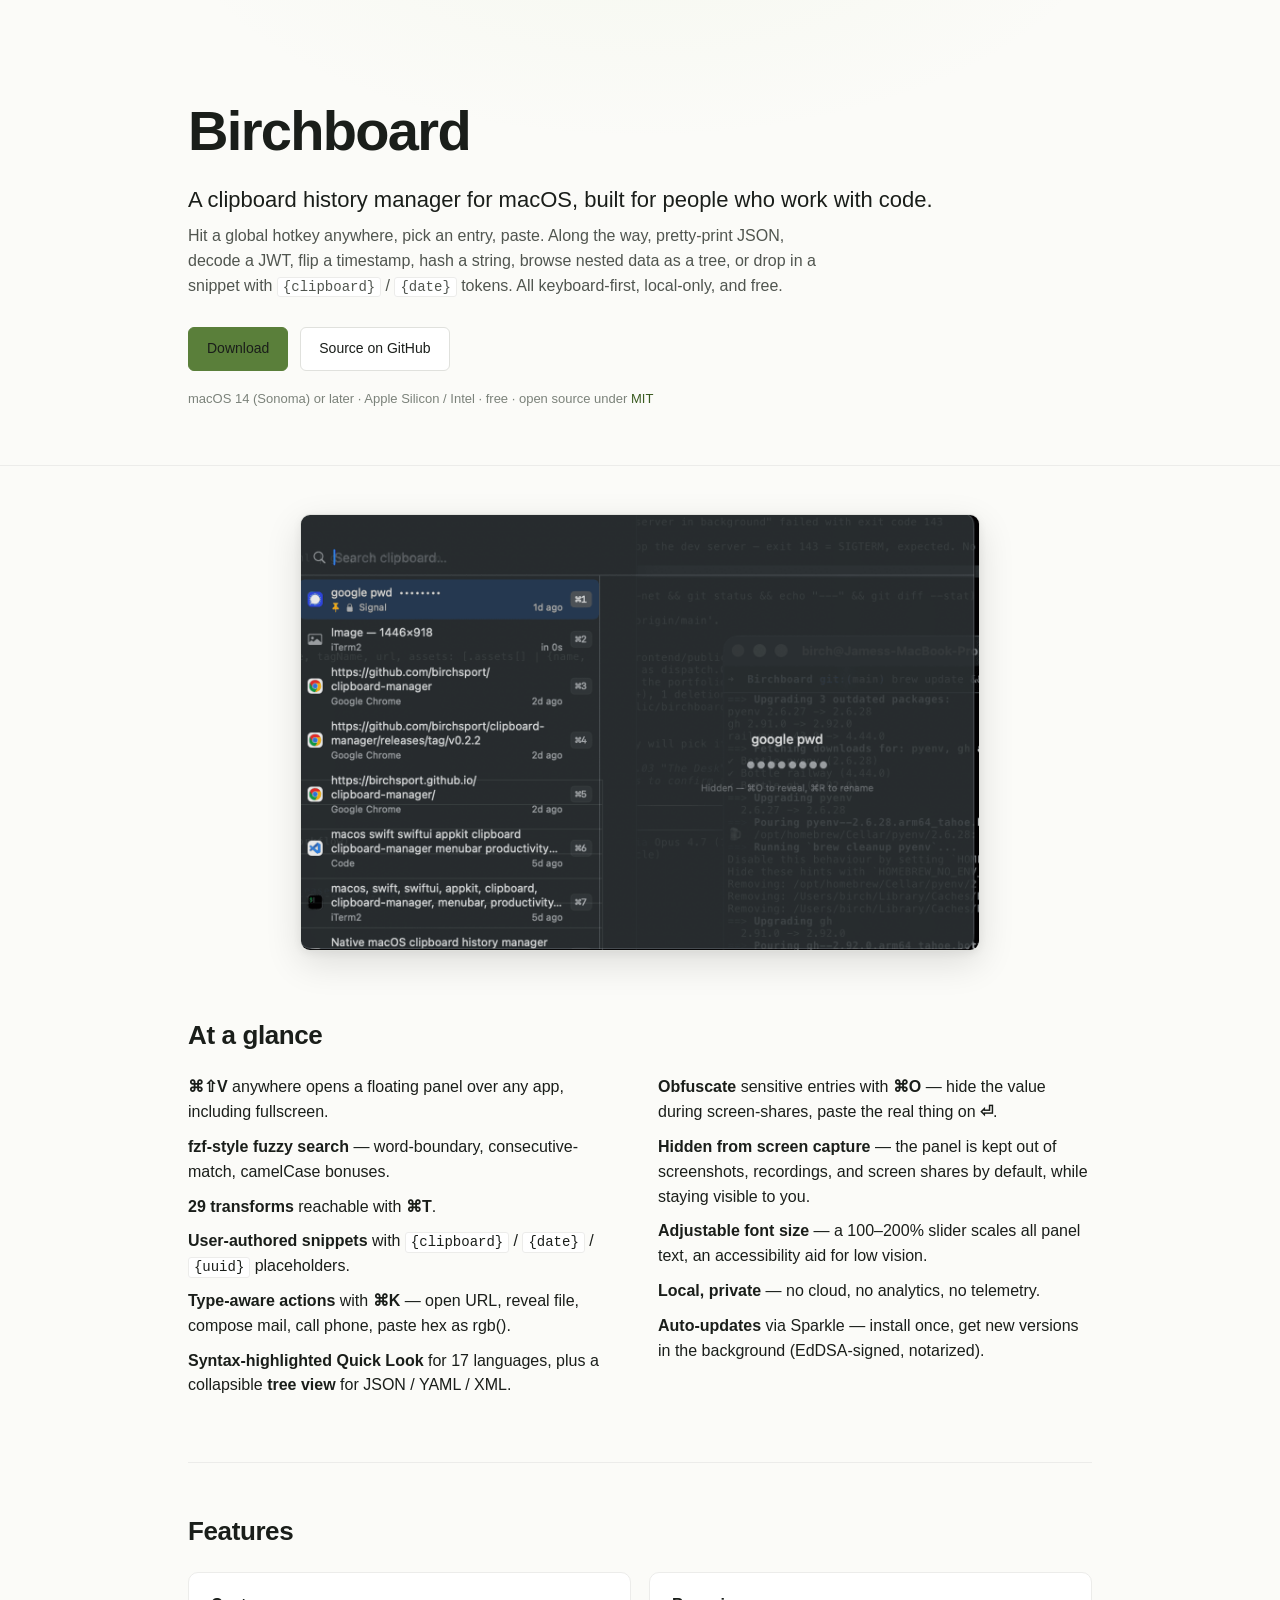
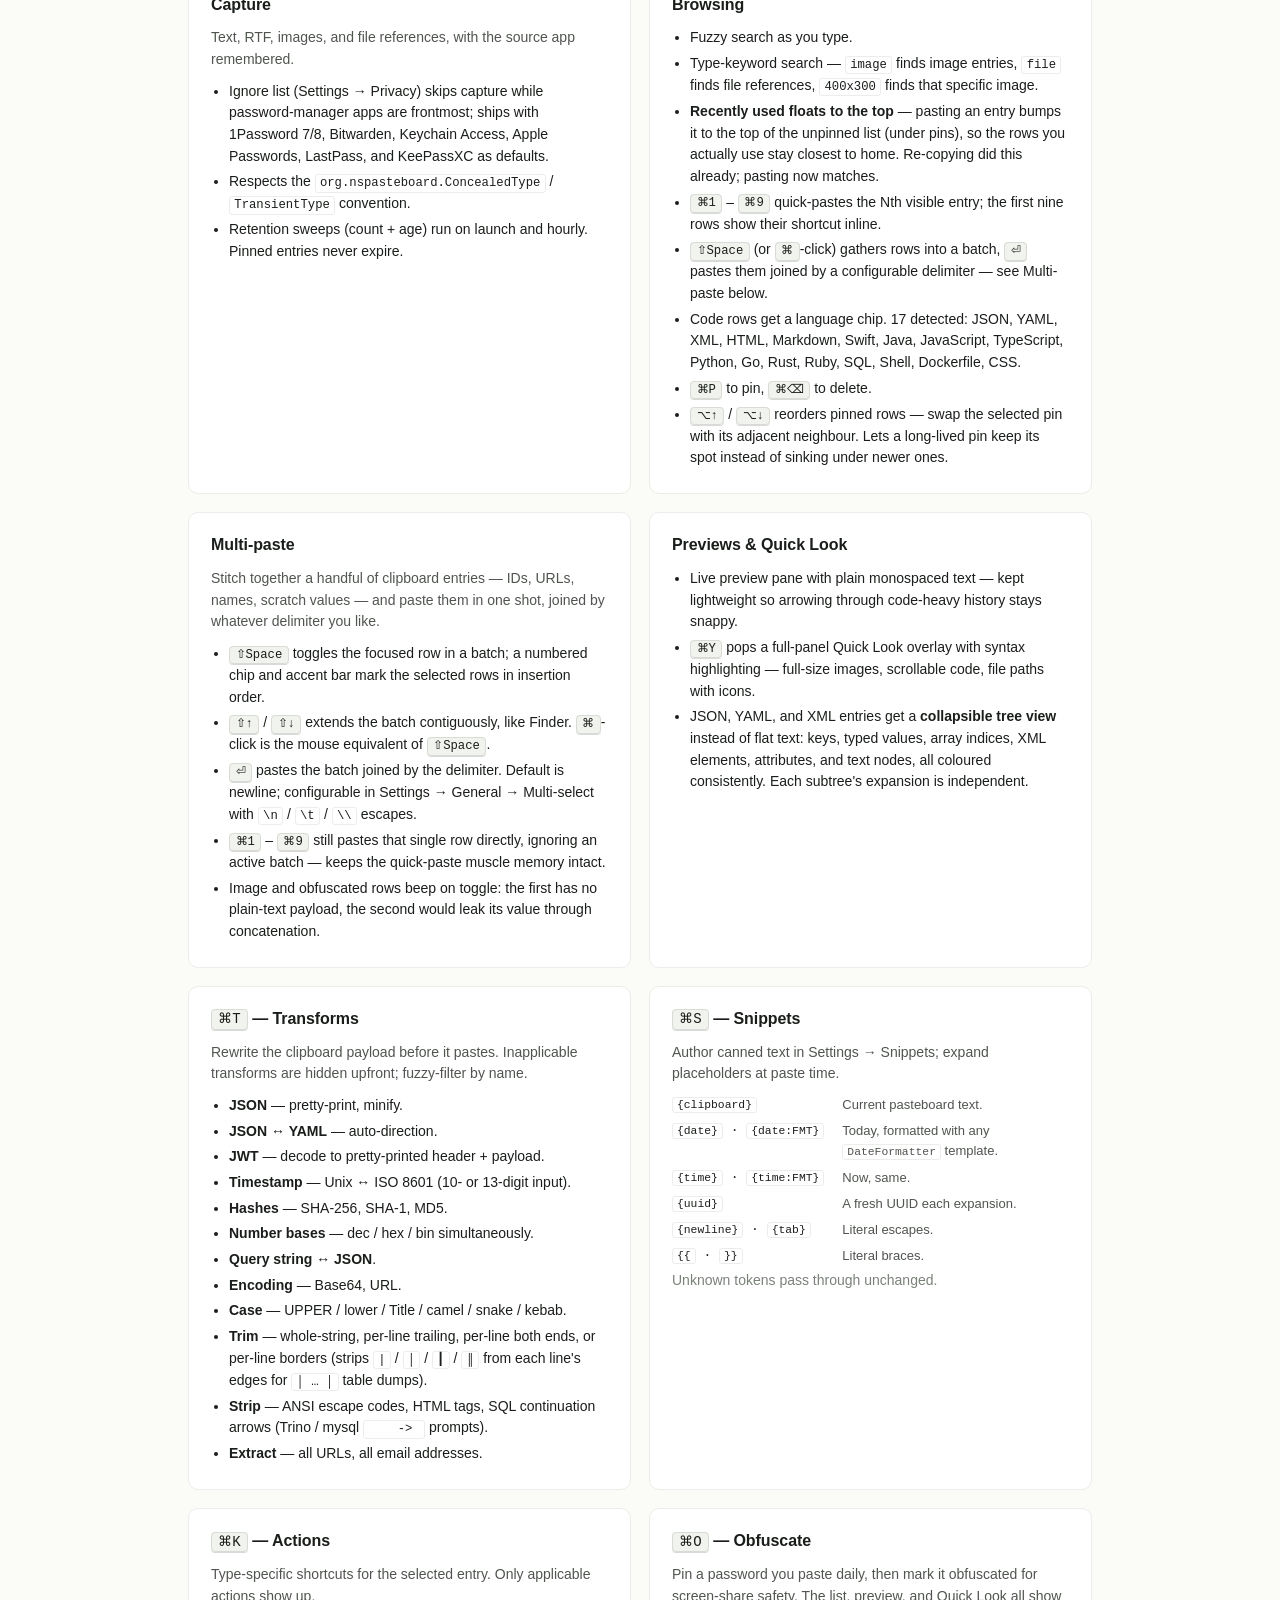
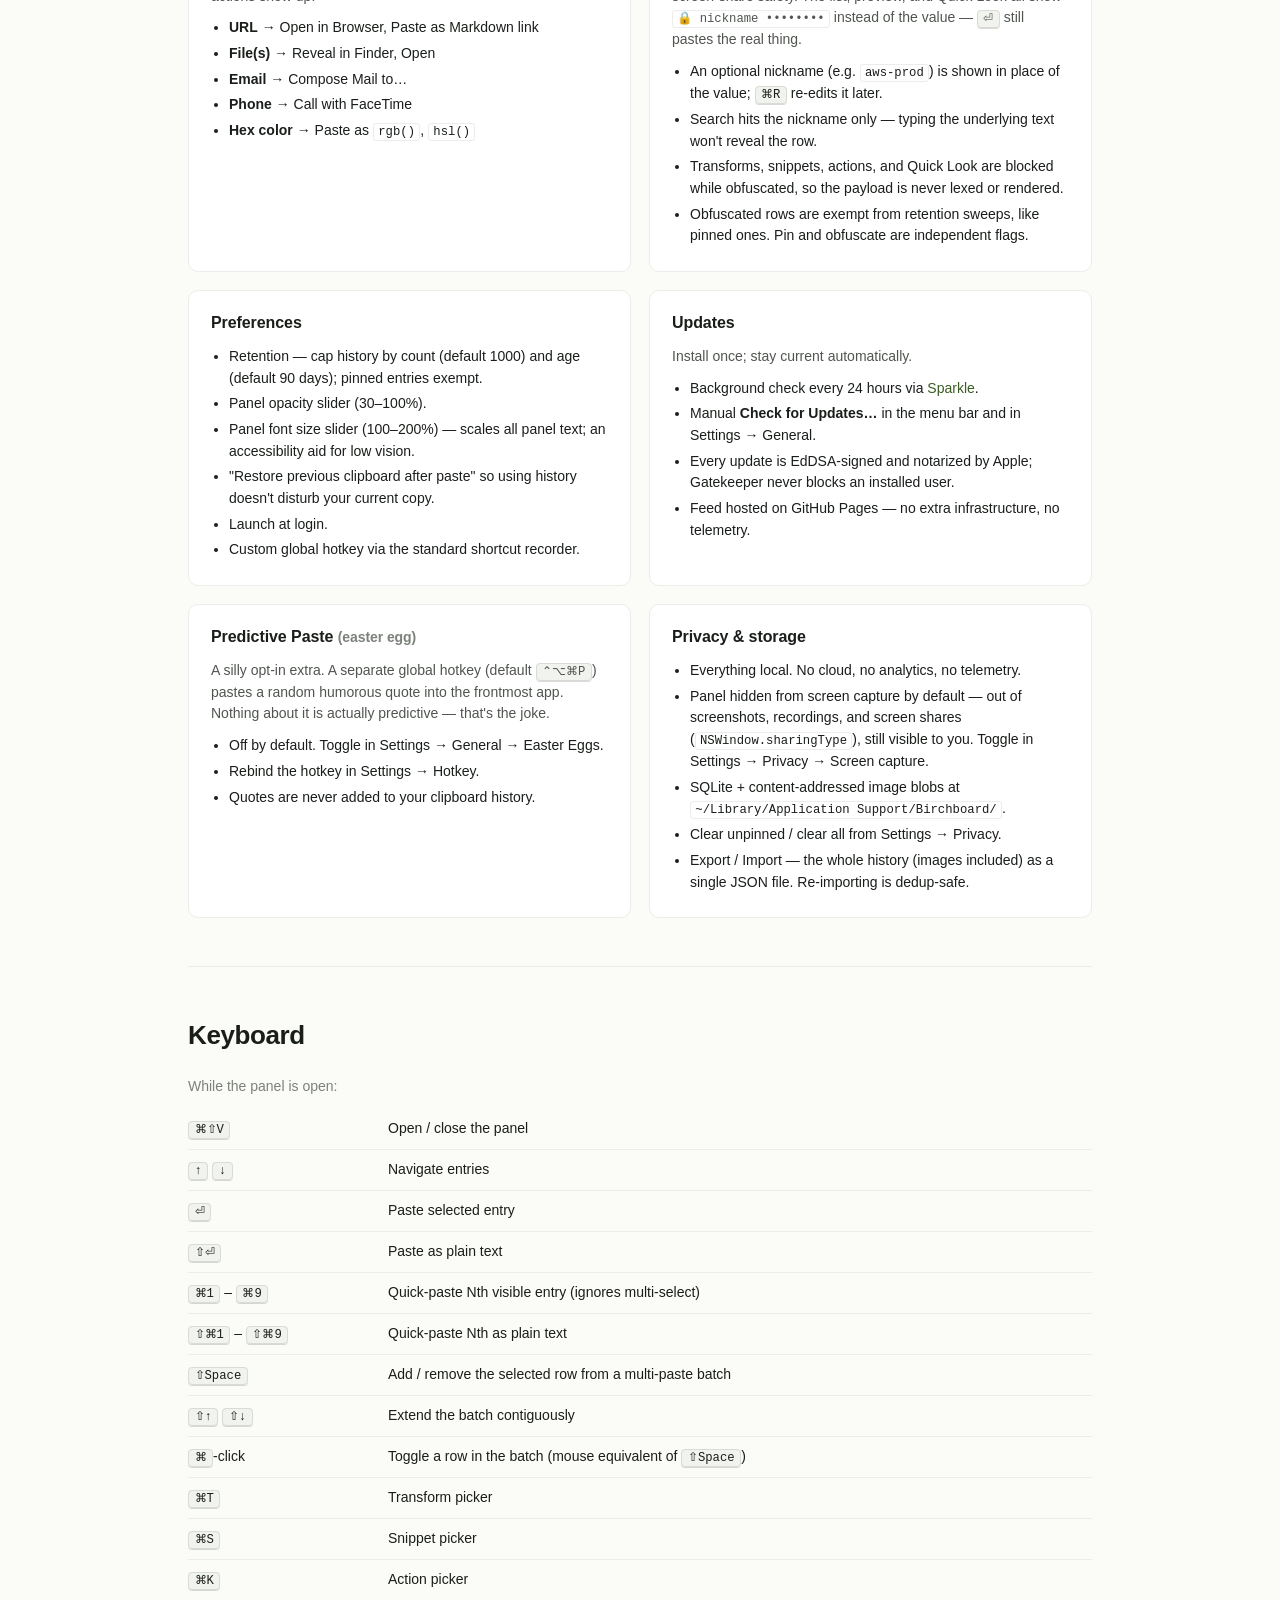
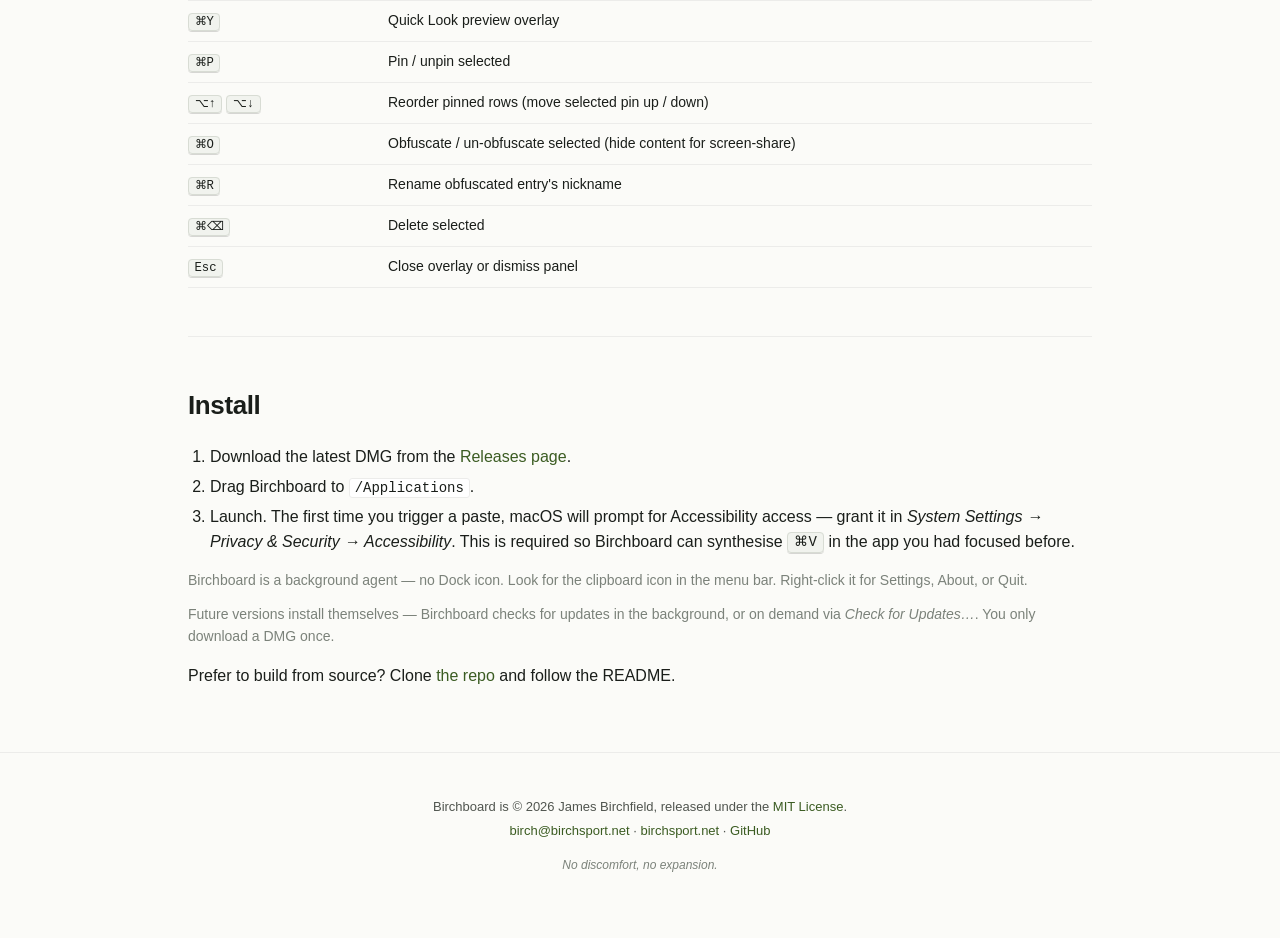
<file: docs/index.html>
<!DOCTYPE html>
<html lang="en">
<head>
  <meta charset="UTF-8" />
  <meta name="viewport" content="width=device-width, initial-scale=1.0" />
  <title>Birchboard — a macOS clipboard manager for people who code</title>
  <meta
    name="description"
    content="Birchboard is a native macOS clipboard history manager. Fuzzy search, 29 transforms (JSON / YAML / JWT / hashes / timestamps / …), user-authored snippets with placeholders, type-aware actions, syntax-highlighted previews, and a tree view for structured data. Free and open source under MIT."
  />
  <meta property="og:title" content="Birchboard" />
  <meta
    property="og:description"
    content="A native macOS clipboard manager for people who work with code."
  />
  <meta name="theme-color" content="#0f1310" />
  <link rel="stylesheet" href="assets/style.css" />
</head>
<body>

<header class="hero">
  <div class="container">
    <h1 class="wordmark">Birchboard</h1>
    <p class="tagline">A clipboard history manager for macOS, built for people who work with code.</p>
    <p class="lede">
      Hit a global hotkey anywhere, pick an entry, paste. Along the way, pretty-print
      JSON, decode a JWT, flip a timestamp, hash a string, browse nested data as a tree,
      or drop in a snippet with <code>{clipboard}</code> / <code>{date}</code> tokens.
      All keyboard-first, local-only, and free.
    </p>
    <div class="cta">
      <a class="btn primary" href="https://github.com/birchsport/clipboard-manager/releases" rel="noopener">Download</a>
      <a class="btn" href="https://github.com/birchsport/clipboard-manager" rel="noopener">Source on GitHub</a>
    </div>
    <p class="meta">
      macOS 14 (Sonoma) or later &middot; Apple Silicon / Intel &middot; free &middot;
      open source under <a href="https://github.com/birchsport/clipboard-manager/blob/main/LICENSE" rel="noopener">MIT</a>
    </p>
  </div>
</header>

<main class="container">

  <figure class="screenshot">
    <img
      src="assets/preview.png"
      alt="Birchboard panel showing a searchable clipboard history with syntax-highlighted code entries and a right-hand preview pane."
      width="1438"
      height="924"
      loading="lazy"
    />
  </figure>

  <!-- Quick hits ------------------------------------------------------ -->
  <section>
    <h2>At a glance</h2>
    <ul class="highlights">
      <li><strong>⌘⇧V</strong> anywhere opens a floating panel over any app, including fullscreen.</li>
      <li><strong>fzf-style fuzzy search</strong> — word-boundary, consecutive-match, camelCase bonuses.</li>
      <li><strong>29 transforms</strong> reachable with <strong>⌘T</strong>.</li>
      <li><strong>User-authored snippets</strong> with <code>{clipboard}</code> / <code>{date}</code> / <code>{uuid}</code> placeholders.</li>
      <li><strong>Type-aware actions</strong> with <strong>⌘K</strong> — open URL, reveal file, compose mail, call phone, paste hex as rgb().</li>
      <li><strong>Syntax-highlighted Quick Look</strong> for 17 languages, plus a collapsible <strong>tree view</strong> for JSON / YAML / XML.</li>
      <li><strong>Obfuscate</strong> sensitive entries with <strong>⌘O</strong> — hide the value during screen-shares, paste the real thing on <strong>⏎</strong>.</li>
      <li><strong>Hidden from screen capture</strong> — the panel is kept out of screenshots, recordings, and screen shares by default, while staying visible to you.</li>
      <li><strong>Adjustable font size</strong> — a 100–200% slider scales all panel text, an accessibility aid for low vision.</li>
      <li><strong>Local, private</strong> — no cloud, no analytics, no telemetry.</li>
      <li><strong>Auto-updates</strong> via Sparkle — install once, get new versions in the background (EdDSA-signed, notarized).</li>
    </ul>
  </section>

  <!-- Features -------------------------------------------------------- -->
  <section>
    <h2>Features</h2>

    <div class="feature-grid">

      <article class="feature">
        <h3>Capture</h3>
        <p>Text, RTF, images, and file references, with the source app remembered.</p>
        <ul>
          <li>Ignore list (Settings → Privacy) skips capture while password-manager apps are frontmost; ships with 1Password 7/8, Bitwarden, Keychain Access, Apple Passwords, LastPass, and KeePassXC as defaults.</li>
          <li>Respects the <code>org.nspasteboard.ConcealedType</code> / <code>TransientType</code> convention.</li>
          <li>Retention sweeps (count + age) run on launch and hourly. Pinned entries never expire.</li>
        </ul>
      </article>

      <article class="feature">
        <h3>Browsing</h3>
        <ul>
          <li>Fuzzy search as you type.</li>
          <li>Type-keyword search — <code>image</code> finds image entries, <code>file</code> finds file references, <code>400x300</code> finds that specific image.</li>
          <li><strong>Recently used floats to the top</strong> — pasting an entry bumps it to the top of the unpinned list (under pins), so the rows you actually use stay closest to home. Re-copying did this already; pasting now matches.</li>
          <li><kbd>⌘1</kbd> – <kbd>⌘9</kbd> quick-pastes the Nth visible entry; the first nine rows show their shortcut inline.</li>
          <li><kbd>⇧Space</kbd> (or <kbd>⌘</kbd>-click) gathers rows into a batch, <kbd>⏎</kbd> pastes them joined by a configurable delimiter — see Multi-paste below.</li>
          <li>Code rows get a language chip. 17 detected: JSON, YAML, XML, HTML, Markdown, Swift, Java, JavaScript, TypeScript, Python, Go, Rust, Ruby, SQL, Shell, Dockerfile, CSS.</li>
          <li><kbd>⌘P</kbd> to pin, <kbd>⌘⌫</kbd> to delete.</li>
          <li><kbd>⌥↑</kbd> / <kbd>⌥↓</kbd> reorders pinned rows — swap the selected pin with its adjacent neighbour. Lets a long-lived pin keep its spot instead of sinking under newer ones.</li>
        </ul>
      </article>

      <article class="feature">
        <h3>Multi-paste</h3>
        <p>Stitch together a handful of clipboard entries — IDs, URLs, names, scratch values — and paste them in one shot, joined by whatever delimiter you like.</p>
        <ul>
          <li><kbd>⇧Space</kbd> toggles the focused row in a batch; a numbered chip and accent bar mark the selected rows in insertion order.</li>
          <li><kbd>⇧↑</kbd> / <kbd>⇧↓</kbd> extends the batch contiguously, like Finder. <kbd>⌘</kbd>-click is the mouse equivalent of <kbd>⇧Space</kbd>.</li>
          <li><kbd>⏎</kbd> pastes the batch joined by the delimiter. Default is newline; configurable in Settings → General → Multi-select with <code>\n</code> / <code>\t</code> / <code>\\</code> escapes.</li>
          <li><kbd>⌘1</kbd> – <kbd>⌘9</kbd> still pastes that single row directly, ignoring an active batch — keeps the quick-paste muscle memory intact.</li>
          <li>Image and obfuscated rows beep on toggle: the first has no plain-text payload, the second would leak its value through concatenation.</li>
        </ul>
      </article>

      <article class="feature">
        <h3>Previews &amp; Quick Look</h3>
        <ul>
          <li>Live preview pane with plain monospaced text — kept lightweight so arrowing through code-heavy history stays snappy.</li>
          <li><kbd>⌘Y</kbd> pops a full-panel Quick Look overlay with syntax highlighting — full-size images, scrollable code, file paths with icons.</li>
          <li>JSON, YAML, and XML entries get a <strong>collapsible tree view</strong> instead of flat text: keys, typed values, array indices, XML elements, attributes, and text nodes, all coloured consistently. Each subtree's expansion is independent.</li>
        </ul>
      </article>

      <article class="feature">
        <h3><kbd>⌘T</kbd> &mdash; Transforms</h3>
        <p>Rewrite the clipboard payload before it pastes. Inapplicable transforms are hidden upfront; fuzzy-filter by name.</p>
        <ul>
          <li><strong>JSON</strong> &mdash; pretty-print, minify.</li>
          <li><strong>JSON ↔ YAML</strong> &mdash; auto-direction.</li>
          <li><strong>JWT</strong> &mdash; decode to pretty-printed header + payload.</li>
          <li><strong>Timestamp</strong> &mdash; Unix ↔ ISO 8601 (10- or 13-digit input).</li>
          <li><strong>Hashes</strong> &mdash; SHA-256, SHA-1, MD5.</li>
          <li><strong>Number bases</strong> &mdash; dec / hex / bin simultaneously.</li>
          <li><strong>Query string ↔ JSON</strong>.</li>
          <li><strong>Encoding</strong> &mdash; Base64, URL.</li>
          <li><strong>Case</strong> &mdash; UPPER / lower / Title / camel / snake / kebab.</li>
          <li><strong>Trim</strong> &mdash; whole-string, per-line trailing, per-line both ends, or per-line borders (strips <code>|</code> / <code>│</code> / <code>┃</code> / <code>║</code> from each line's edges for <code>│&nbsp;…&nbsp;│</code> table dumps).</li>
          <li><strong>Strip</strong> &mdash; ANSI escape codes, HTML tags, SQL continuation arrows (Trino / mysql <code>&nbsp;&nbsp;&nbsp;&nbsp;-&gt;&nbsp;</code> prompts).</li>
          <li><strong>Extract</strong> &mdash; all URLs, all email addresses.</li>
        </ul>
      </article>

      <article class="feature">
        <h3><kbd>⌘S</kbd> &mdash; Snippets</h3>
        <p>Author canned text in Settings → Snippets; expand placeholders at paste time.</p>
        <dl class="placeholders">
          <dt><code>{clipboard}</code></dt> <dd>Current pasteboard text.</dd>
          <dt><code>{date}</code> &middot; <code>{date:FMT}</code></dt> <dd>Today, formatted with any <code>DateFormatter</code> template.</dd>
          <dt><code>{time}</code> &middot; <code>{time:FMT}</code></dt> <dd>Now, same.</dd>
          <dt><code>{uuid}</code></dt> <dd>A fresh UUID each expansion.</dd>
          <dt><code>{newline}</code> &middot; <code>{tab}</code></dt> <dd>Literal escapes.</dd>
          <dt><code>{{</code> &middot; <code>}}</code></dt> <dd>Literal braces.</dd>
        </dl>
        <p class="subtle">Unknown tokens pass through unchanged.</p>
      </article>

      <article class="feature">
        <h3><kbd>⌘K</kbd> &mdash; Actions</h3>
        <p>Type-specific shortcuts for the selected entry. Only applicable actions show up.</p>
        <ul>
          <li><strong>URL</strong> &rarr; Open in Browser, Paste as Markdown link</li>
          <li><strong>File(s)</strong> &rarr; Reveal in Finder, Open</li>
          <li><strong>Email</strong> &rarr; Compose Mail to…</li>
          <li><strong>Phone</strong> &rarr; Call with FaceTime</li>
          <li><strong>Hex color</strong> &rarr; Paste as <code>rgb()</code>, <code>hsl()</code></li>
        </ul>
      </article>

      <article class="feature">
        <h3><kbd>⌘O</kbd> &mdash; Obfuscate</h3>
        <p>Pin a password you paste daily, then mark it obfuscated for screen-share safety. The list, preview, and Quick Look all show <code>🔒 nickname  ••••••••</code> instead of the value &mdash; <kbd>⏎</kbd> still pastes the real thing.</p>
        <ul>
          <li>An optional nickname (e.g. <code>aws-prod</code>) is shown in place of the value; <kbd>⌘R</kbd> re-edits it later.</li>
          <li>Search hits the nickname only &mdash; typing the underlying text won't reveal the row.</li>
          <li>Transforms, snippets, actions, and Quick Look are blocked while obfuscated, so the payload is never lexed or rendered.</li>
          <li>Obfuscated rows are exempt from retention sweeps, like pinned ones. Pin and obfuscate are independent flags.</li>
        </ul>
      </article>

      <article class="feature">
        <h3>Preferences</h3>
        <ul>
          <li>Retention — cap history by count (default 1000) and age (default 90 days); pinned entries exempt.</li>
          <li>Panel opacity slider (30–100%).</li>
          <li>Panel font size slider (100–200%) — scales all panel text; an accessibility aid for low vision.</li>
          <li>"Restore previous clipboard after paste" so using history doesn't disturb your current copy.</li>
          <li>Launch at login.</li>
          <li>Custom global hotkey via the standard shortcut recorder.</li>
        </ul>
      </article>

      <article class="feature">
        <h3>Updates</h3>
        <p>Install once; stay current automatically.</p>
        <ul>
          <li>Background check every 24 hours via <a href="https://sparkle-project.org" rel="noopener">Sparkle</a>.</li>
          <li>Manual <strong>Check for Updates…</strong> in the menu bar and in Settings → General.</li>
          <li>Every update is EdDSA-signed and notarized by Apple; Gatekeeper never blocks an installed user.</li>
          <li>Feed hosted on GitHub Pages — no extra infrastructure, no telemetry.</li>
        </ul>
      </article>

      <article class="feature">
        <h3>Predictive Paste <span class="subtle">(easter egg)</span></h3>
        <p>A silly opt-in extra. A separate global hotkey (default <kbd>⌃⌥⌘P</kbd>) pastes a random humorous quote into the frontmost app. Nothing about it is actually predictive — that's the joke.</p>
        <ul>
          <li>Off by default. Toggle in Settings → General → Easter Eggs.</li>
          <li>Rebind the hotkey in Settings → Hotkey.</li>
          <li>Quotes are never added to your clipboard history.</li>
        </ul>
      </article>

      <article class="feature">
        <h3>Privacy &amp; storage</h3>
        <ul>
          <li>Everything local. No cloud, no analytics, no telemetry.</li>
          <li>Panel hidden from screen capture by default — out of screenshots, recordings, and screen shares (<code>NSWindow.sharingType</code>), still visible to you. Toggle in Settings → Privacy → Screen capture.</li>
          <li>SQLite + content-addressed image blobs at <code>~/Library/Application Support/Birchboard/</code>.</li>
          <li>Clear unpinned / clear all from Settings → Privacy.</li>
          <li>Export / Import — the whole history (images included) as a single JSON file. Re-importing is dedup-safe.</li>
        </ul>
      </article>

    </div>
  </section>

  <!-- Keyboard cheat sheet ------------------------------------------- -->
  <section>
    <h2>Keyboard</h2>
    <p class="subtle">While the panel is open:</p>
    <table class="shortcuts">
      <tbody>
        <tr><td><kbd>⌘⇧V</kbd></td><td>Open / close the panel</td></tr>
        <tr><td><kbd>↑</kbd> <kbd>↓</kbd></td><td>Navigate entries</td></tr>
        <tr><td><kbd>⏎</kbd></td><td>Paste selected entry</td></tr>
        <tr><td><kbd>⇧⏎</kbd></td><td>Paste as plain text</td></tr>
        <tr><td><kbd>⌘1</kbd> – <kbd>⌘9</kbd></td><td>Quick-paste Nth visible entry (ignores multi-select)</td></tr>
        <tr><td><kbd>⇧⌘1</kbd> – <kbd>⇧⌘9</kbd></td><td>Quick-paste Nth as plain text</td></tr>
        <tr><td><kbd>⇧Space</kbd></td><td>Add / remove the selected row from a multi-paste batch</td></tr>
        <tr><td><kbd>⇧↑</kbd> <kbd>⇧↓</kbd></td><td>Extend the batch contiguously</td></tr>
        <tr><td><kbd>⌘</kbd>-click</td><td>Toggle a row in the batch (mouse equivalent of <kbd>⇧Space</kbd>)</td></tr>
        <tr><td><kbd>⌘T</kbd></td><td>Transform picker</td></tr>
        <tr><td><kbd>⌘S</kbd></td><td>Snippet picker</td></tr>
        <tr><td><kbd>⌘K</kbd></td><td>Action picker</td></tr>
        <tr><td><kbd>⌘Y</kbd></td><td>Quick Look preview overlay</td></tr>
        <tr><td><kbd>⌘P</kbd></td><td>Pin / unpin selected</td></tr>
        <tr><td><kbd>⌥↑</kbd> <kbd>⌥↓</kbd></td><td>Reorder pinned rows (move selected pin up / down)</td></tr>
        <tr><td><kbd>⌘O</kbd></td><td>Obfuscate / un-obfuscate selected (hide content for screen-share)</td></tr>
        <tr><td><kbd>⌘R</kbd></td><td>Rename obfuscated entry's nickname</td></tr>
        <tr><td><kbd>⌘⌫</kbd></td><td>Delete selected</td></tr>
        <tr><td><kbd>Esc</kbd></td><td>Close overlay or dismiss panel</td></tr>
      </tbody>
    </table>
  </section>

  <!-- Install --------------------------------------------------------- -->
  <section>
    <h2>Install</h2>
    <ol>
      <li>Download the latest DMG from the <a href="https://github.com/birchsport/clipboard-manager/releases" rel="noopener">Releases page</a>.</li>
      <li>Drag Birchboard to <code>/Applications</code>.</li>
      <li>Launch. The first time you trigger a paste, macOS will prompt for Accessibility access — grant it in <em>System Settings → Privacy &amp; Security → Accessibility</em>. This is required so Birchboard can synthesise <kbd>⌘V</kbd> in the app you had focused before.</li>
    </ol>
    <p class="subtle">
      Birchboard is a background agent — no Dock icon. Look for the clipboard
      icon in the menu bar. Right-click it for Settings, About, or Quit.
    </p>
    <p class="subtle">
      Future versions install themselves — Birchboard checks for updates in
      the background, or on demand via <em>Check for Updates…</em>. You only
      download a DMG once.
    </p>
    <p>
      Prefer to build from source? Clone
      <a href="https://github.com/birchsport/clipboard-manager" rel="noopener">the repo</a>
      and follow the README.
    </p>
  </section>

</main>

<footer>
  <div class="container">
    <p>
      Birchboard is © 2026 James Birchfield, released under the
      <a href="https://github.com/birchsport/clipboard-manager/blob/main/LICENSE" rel="noopener">MIT License</a>.
    </p>
    <p>
      <a href="mailto:birch@birchsport.net">birch@birchsport.net</a>
      &middot;
      <a href="https://birchsport.net" rel="noopener">birchsport.net</a>
      &middot;
      <a href="https://github.com/birchsport/clipboard-manager" rel="noopener">GitHub</a>
    </p>
    <p class="tagline-small"><em>No discomfort, no expansion.</em></p>
  </div>
</footer>

</body>
</html>
</file>
<file: docs/assets/style.css>
/* Birchboard site — minimal dark-first theme with a light-mode pass. */

:root {
    --bg:            #0f1310;
    --bg-panel:      #161b17;
    --bg-card:       #1a211c;
    --border:        #272d28;
    --border-soft:   #20251f;

    --text:          #e8ece7;
    --text-muted:    #a2a9a0;
    --text-subtle:   #7b827a;
    --text-tertiary: #5f6660;

    --accent:        #b4d388;   /* pale birch-leaf green */
    --accent-dim:    #8aa964;
    --kbd-bg:        #22281f;
    --kbd-border:    #323a2e;

    --link:          #cfe5a8;

    --font-sans:     -apple-system, BlinkMacSystemFont, "Segoe UI", "Helvetica Neue", Arial, sans-serif;
    --font-mono:     ui-monospace, SFMono-Regular, "SF Mono", Menlo, Consolas, "Liberation Mono", monospace;
}

@media (prefers-color-scheme: light) {
    :root {
        --bg:            #fbfbf8;
        --bg-panel:      #ffffff;
        --bg-card:       #ffffff;
        --border:        #e0e1dd;
        --border-soft:   #ececea;

        --text:          #1a1e1a;
        --text-muted:    #50554f;
        --text-subtle:   #7b827a;
        --text-tertiary: #9da49d;

        --accent:        #5a7f3a;
        --accent-dim:    #7a9f5a;
        --kbd-bg:        #f1f3ee;
        --kbd-border:    #d8dcd4;

        --link:          #3b5c22;
    }
}

* { box-sizing: border-box; }

html {
    scroll-behavior: smooth;
}

body {
    margin: 0;
    background: var(--bg);
    color: var(--text);
    font-family: var(--font-sans);
    font-size: 16px;
    line-height: 1.55;
    -webkit-font-smoothing: antialiased;
}

a {
    color: var(--link);
    text-decoration: none;
    border-bottom: 1px solid transparent;
    transition: border-color 0.12s ease;
}

a:hover { border-bottom-color: var(--link); }

code, kbd {
    font-family: var(--font-mono);
    font-size: 0.875em;
}

code {
    background: var(--bg-card);
    border: 1px solid var(--border-soft);
    border-radius: 3px;
    padding: 0.1em 0.35em;
}

kbd {
    background: var(--kbd-bg);
    border: 1px solid var(--kbd-border);
    border-radius: 4px;
    padding: 0.1em 0.45em;
    font-weight: 500;
    box-shadow: 0 1px 0 rgba(0,0,0,0.15);
    white-space: nowrap;
}

.container {
    max-width: 960px;
    margin: 0 auto;
    padding: 0 28px;
}

/* ---------- Hero ------------------------------------------------------ */

.hero {
    padding: 88px 0 56px;
    background:
      radial-gradient(ellipse 800px 400px at 50% -100px, rgba(180, 211, 136, 0.08), transparent 60%),
      var(--bg);
    border-bottom: 1px solid var(--border-soft);
    text-align: left;
}

.wordmark {
    font-size: 56px;
    font-weight: 700;
    letter-spacing: -0.03em;
    margin: 0 0 10px;
    color: var(--text);
}

.tagline {
    font-size: 22px;
    color: var(--text);
    font-weight: 500;
    margin: 0 0 10px;
    line-height: 1.35;
}

.lede {
    font-size: 16px;
    color: var(--text-muted);
    max-width: 640px;
    margin: 0 0 28px;
}

.cta {
    display: flex;
    gap: 12px;
    flex-wrap: wrap;
    margin-bottom: 18px;
}

.btn {
    display: inline-block;
    padding: 10px 18px;
    border-radius: 6px;
    font-weight: 500;
    font-size: 14px;
    border: 1px solid var(--border);
    color: var(--text);
    background: var(--bg-card);
    transition: border-color 0.12s ease, background 0.12s ease;
}

.btn:hover {
    border-color: var(--text-muted);
    border-bottom-color: var(--text-muted);
}

.btn.primary {
    background: var(--accent);
    border-color: var(--accent);
    color: #1a1e1a;
}

.btn.primary:hover {
    background: var(--accent-dim);
    border-color: var(--accent-dim);
    border-bottom-color: var(--accent-dim);
}

.meta {
    font-size: 13px;
    color: var(--text-subtle);
    margin: 0;
}

/* ---------- Screenshot ------------------------------------------------ */

.screenshot {
    margin: 48px 0 8px;
    text-align: center;
}

.screenshot img {
    width: 100%;
    max-width: 680px;
    height: auto;
    display: inline-block;
    border-radius: 10px;
    border: 1px solid var(--border);
    box-shadow:
        0 12px 36px rgba(0, 0, 0, 0.45),
        0 2px 8px rgba(0, 0, 0, 0.3);
}

@media (prefers-color-scheme: light) {
    .screenshot img {
        box-shadow:
            0 12px 36px rgba(0, 0, 0, 0.12),
            0 2px 8px rgba(0, 0, 0, 0.06);
    }
}

@media (max-width: 640px) {
    .screenshot img { max-width: 100%; }
}

/* ---------- Sections ------------------------------------------------- */

main section {
    padding: 48px 0;
    border-bottom: 1px solid var(--border-soft);
}

main section:last-of-type { border-bottom: none; }

h2 {
    font-size: 26px;
    letter-spacing: -0.015em;
    margin: 0 0 20px;
}

h3 {
    font-size: 16px;
    font-weight: 600;
    margin: 0 0 10px;
    letter-spacing: -0.005em;
}

ul, ol { padding-left: 22px; }

li { margin-bottom: 5px; }

.subtle {
    color: var(--text-subtle);
    font-size: 14px;
    margin: 0 0 12px;
}

/* ---------- Highlights bullet list ----------------------------------- */

.highlights {
    list-style: none;
    padding: 0;
    columns: 2;
    column-gap: 36px;
}

.highlights li {
    margin-bottom: 10px;
    break-inside: avoid;
}

/* ---------- Feature grid --------------------------------------------- */

.feature-grid {
    display: grid;
    grid-template-columns: repeat(auto-fill, minmax(300px, 1fr));
    gap: 18px;
}

.feature {
    background: var(--bg-card);
    border: 1px solid var(--border-soft);
    border-radius: 10px;
    padding: 20px 22px;
}

.feature p:first-of-type {
    color: var(--text-muted);
    font-size: 14px;
    margin: 0 0 10px;
}

.feature ul {
    padding-left: 18px;
    margin: 0;
}

.feature li {
    font-size: 14px;
    color: var(--text);
    margin-bottom: 4px;
}

/* ---------- Placeholder reference ------------------------------------ */

.placeholders {
    display: grid;
    grid-template-columns: max-content 1fr;
    gap: 6px 18px;
    margin: 8px 0 4px;
}

.placeholders dt {
    font-family: var(--font-mono);
    font-size: 13px;
    color: var(--text);
}

.placeholders dd {
    margin: 0;
    color: var(--text-muted);
    font-size: 13px;
}

/* ---------- Keyboard cheat sheet ------------------------------------- */

.shortcuts {
    width: 100%;
    border-collapse: collapse;
    font-size: 14px;
}

.shortcuts td {
    padding: 9px 0;
    border-bottom: 1px solid var(--border-soft);
}

.shortcuts td:first-child {
    width: 200px;
}

/* ---------- Footer --------------------------------------------------- */

footer {
    padding: 40px 0 60px;
    border-top: 1px solid var(--border-soft);
    text-align: center;
    color: var(--text-muted);
    font-size: 13px;
}

footer p {
    margin: 4px 0;
}

.tagline-small {
    margin-top: 14px !important;
    color: var(--text-subtle);
    font-size: 12px;
}

/* ---------- Mobile --------------------------------------------------- */

@media (max-width: 640px) {
    .hero {
        padding: 56px 0 40px;
    }
    .wordmark { font-size: 44px; }
    .tagline  { font-size: 18px; }
    .lede     { font-size: 15px; }
    .highlights { columns: 1; }
    .screenshot.placeholder .screenshot-inner { height: 240px; }
    h2 { font-size: 22px; }
    .shortcuts td:first-child { width: auto; padding-right: 16px; }
    .container { padding: 0 20px; }
}
</file>
